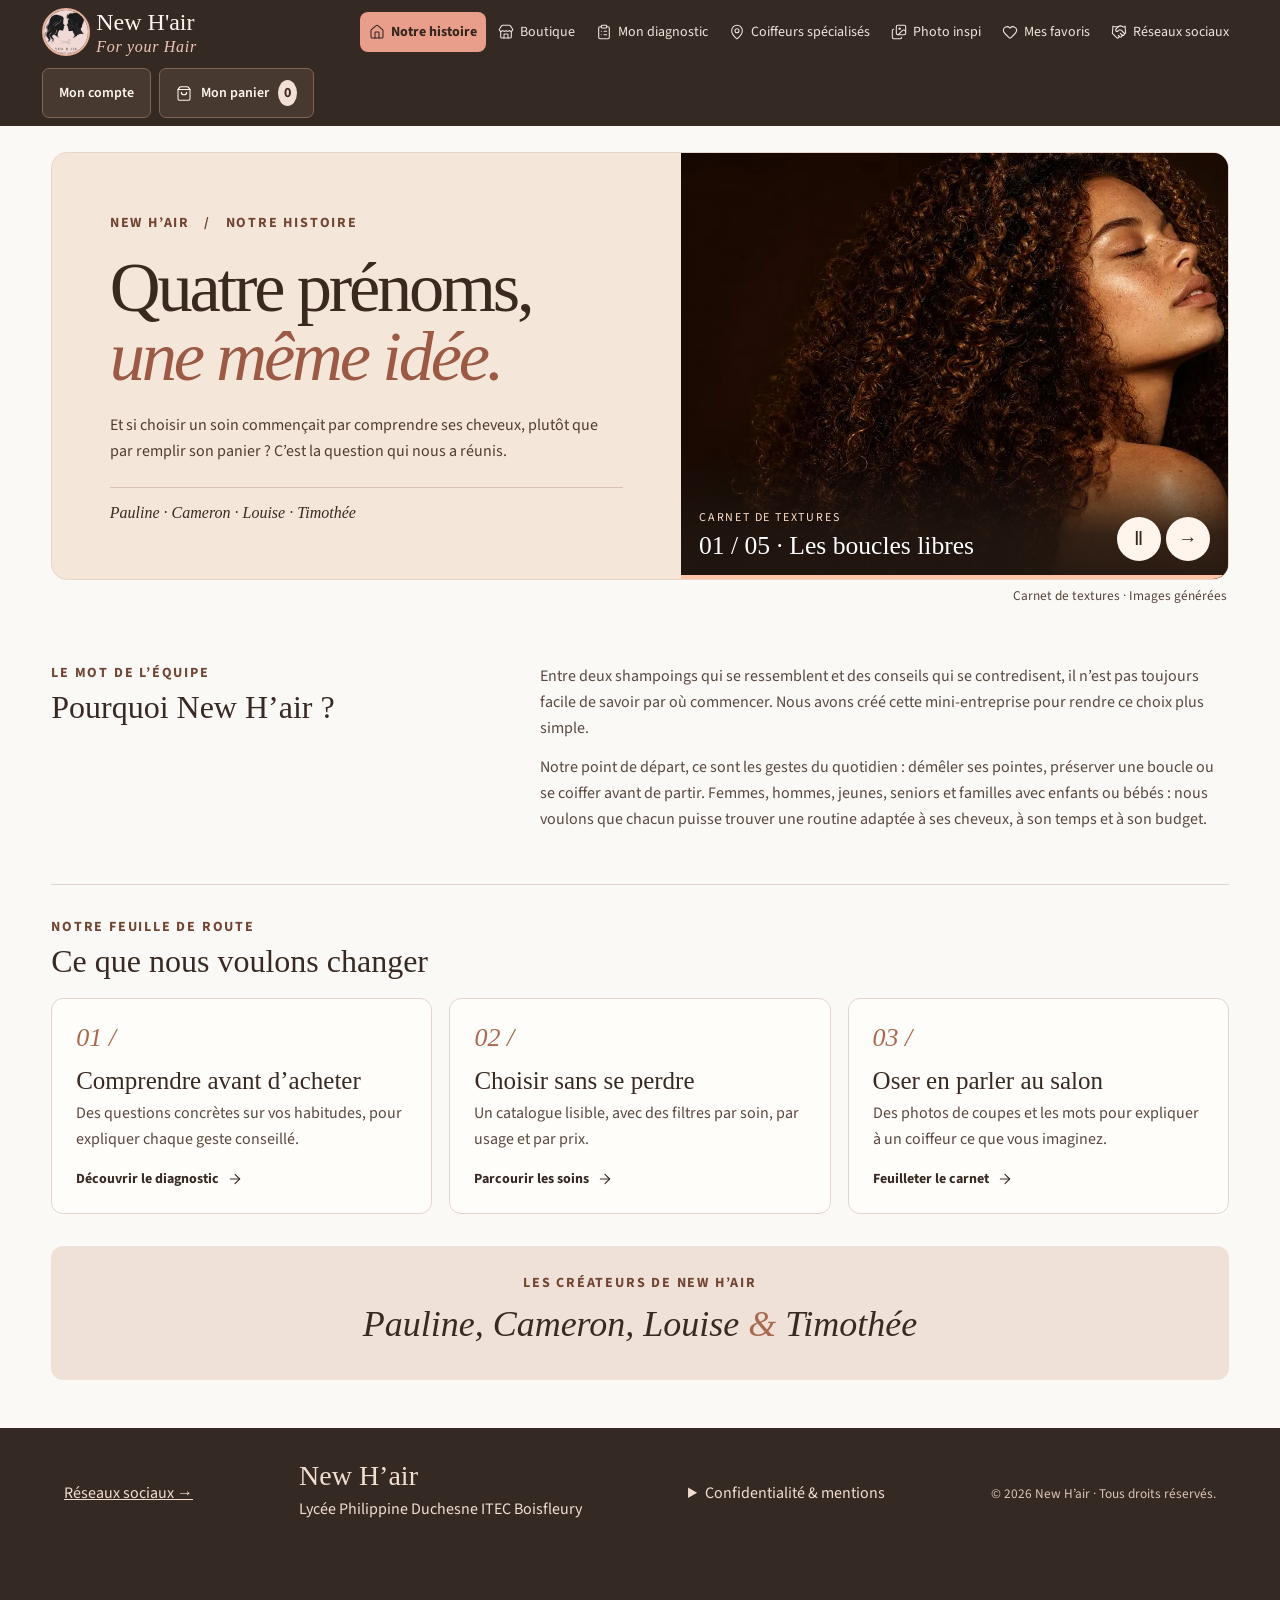
<file: index.html>
<!doctype html><html lang="fr"><meta charset="utf-8"><meta name="viewport" content="width=device-width,initial-scale=1,viewport-fit=cover"><title>New H’air — Diagnostic capillaire et carnet de soins</title><meta name="description" content="Découvrez New H’air : un diagnostic adapté à chaque âge, des inspirations coiffure et une collection de soins capillaires."><meta property="og:title" content="New H’air · For your Hair"><meta property="og:description" content="Comprendre ses cheveux, composer sa routine et préparer son prochain rendez-vous au salon."><meta property="og:type" content="website"><meta property="og:url" content="https://timtvnr.github.io/Projet-Mini-Entreprise-ETLV/"><meta property="og:image" content="https://timtvnr.github.io/Projet-Mini-Entreprise-ETLV/assets/hero.webp"><link rel="icon" href="assets/logo.webp" type="image/webp"><link rel="stylesheet" href="style.css?v=reseaux1"><body><noscript>Activez JavaScript pour consulter la boutique, le diagnostic et le carnet de soins New H’air.</noscript><aside><a class="brand" href="#accueil"><img src="assets/logo.webp" width="65" height="59" alt=""><div class="brand-name">New H'air<small>For your Hair</small></div></a><button id="mobileMenu" type="button" aria-expanded="false" aria-controls="nav"><i data-i="menu"></i> Menu</button><nav id="nav" aria-label="Navigation principale"></nav><div class="actions"><button class="cart" id="accountBtn" onclick="account()">Mon compte</button><button class="cart" onclick="bag()"><i data-i="shopping-bag"></i> Mon panier <b aria-live="polite" aria-atomic="true" id="count">0</b></button></div></aside><main><section id="content"></section></main><template id="social-page"><section class="community" aria-labelledby="community-title"><div><span class="eyebrow">LE CLUB NEW H’AIR</span><h2 id="community-title">Réseaux sociaux</h2><p>Retrouvez nos stories et nos inspirations sur Instagram, ou suivez les coulisses du projet sur Facebook.</p><a class="link" href="#accueil">Rencontrer l’équipe →</a></div><div class="community-links"><a href="club/instagram.html"><svg class="network-logo" aria-hidden="true" viewBox="0 0 40 40"><defs><linearGradient id="insta-brand" x2="1" y2="1" gradientUnits="objectBoundingBox"><stop stop-color="#743adc"/><stop offset=".48" stop-color="#da2384"/><stop offset="1" stop-color="#ffb149"/></linearGradient></defs><rect width="40" height="40" rx="11" fill="url(#insta-brand)"/><g fill="none" stroke="white" stroke-width="2.4"><rect x="8" y="8" width="24" height="24" rx="7"/><circle cx="20" cy="20" r="5.8"/></g><circle cx="27" cy="13" r="1.6" fill="white"/></svg><small>ALBUM PHOTO</small><strong>Instagram →</strong><span>@newhair.grenoble</span></a><a href="club/facebook.html"><svg class="network-logo" aria-hidden="true" viewBox="0 0 40 40"><rect width="40" height="40" rx="11" fill="#0866ff"/><path fill="white" d="M22.8 34V21.9h4.1l.7-4.8h-4.8v-3c0-1.4.4-2.4 2.5-2.4h2.6V7.4c-.5-.1-2-.3-3.8-.3-3.9 0-6.5 2.4-6.5 6.7v3.3h-4.3v4.8h4.3V34z"/></svg><small>JOURNAL</small><strong>Facebook →</strong><span>New H’air · Grenoble</span></a></div><section class="club-reading"><span class="eyebrow">À FEUILLETER</span><h3>Deux minutes dans le carnet</h3><div><a href="club/instagram.html#post-2"><b>Le court texturé</b><span>La bonne quantité de pâte, mèche par mèche →</span></a><a href="club/facebook.html#post-2"><b>Avant le rendez-vous</b><span>Comment demander une coupe qui reste facile à attacher →</span></a></div></section></section></template><footer class="legalfoot"><div><a href="#reseaux">Réseaux sociaux →</a></div><div><strong>New H’air</strong><p>Lycée Philippine Duchesne ITEC Boisfleury</p></div><details><summary>Confidentialité & mentions</summary><p>Éditeur : mini-entreprise pédagogique New H’air, projet ETLV de Pauline, Cameron, Louise et Timothée. Établissement : Lycée Philippine Duchesne ITEC Boisfleury. Contact projet : <a href="https://github.com/timtvnr/Projet-Mini-Entreprise-ETLV">dépôt public du projet</a>. Hébergement : GitHub Pages.</p><p>Les badges de popularité sont illustratifs, sans statistiques de vente. Logo fourni par l’équipe ; photographies de produits et de coiffures générées pour la démonstration. Carte : © contributeurs OpenStreetMap. La carte charge un service externe. Si vous autorisez « Me localiser », vos coordonnées sont utilisées dans son URL, sans enregistrement par le site. Les recherches de salons ouvrent Google Maps.</p><p> Boutique de démonstration, sans débit ni livraison. Le compte et la routine sont conservés dans votre navigateur.</p></details><small>© 2026 New H’air · Tous droits réservés.</small></footer><dialog id="modal" aria-labelledby="modalTitle"><button aria-label="Fermer" class="close" onclick="modal.close()">×</button><div id="inside"></div></dialog><script src="icons.js"></script><script src="app.js?v=reseaux1"></script><script src="salons.js"></script><script src="studio.js?v=social2"></script><script src="motion.js?v=social2"></script></body></html>
</file>
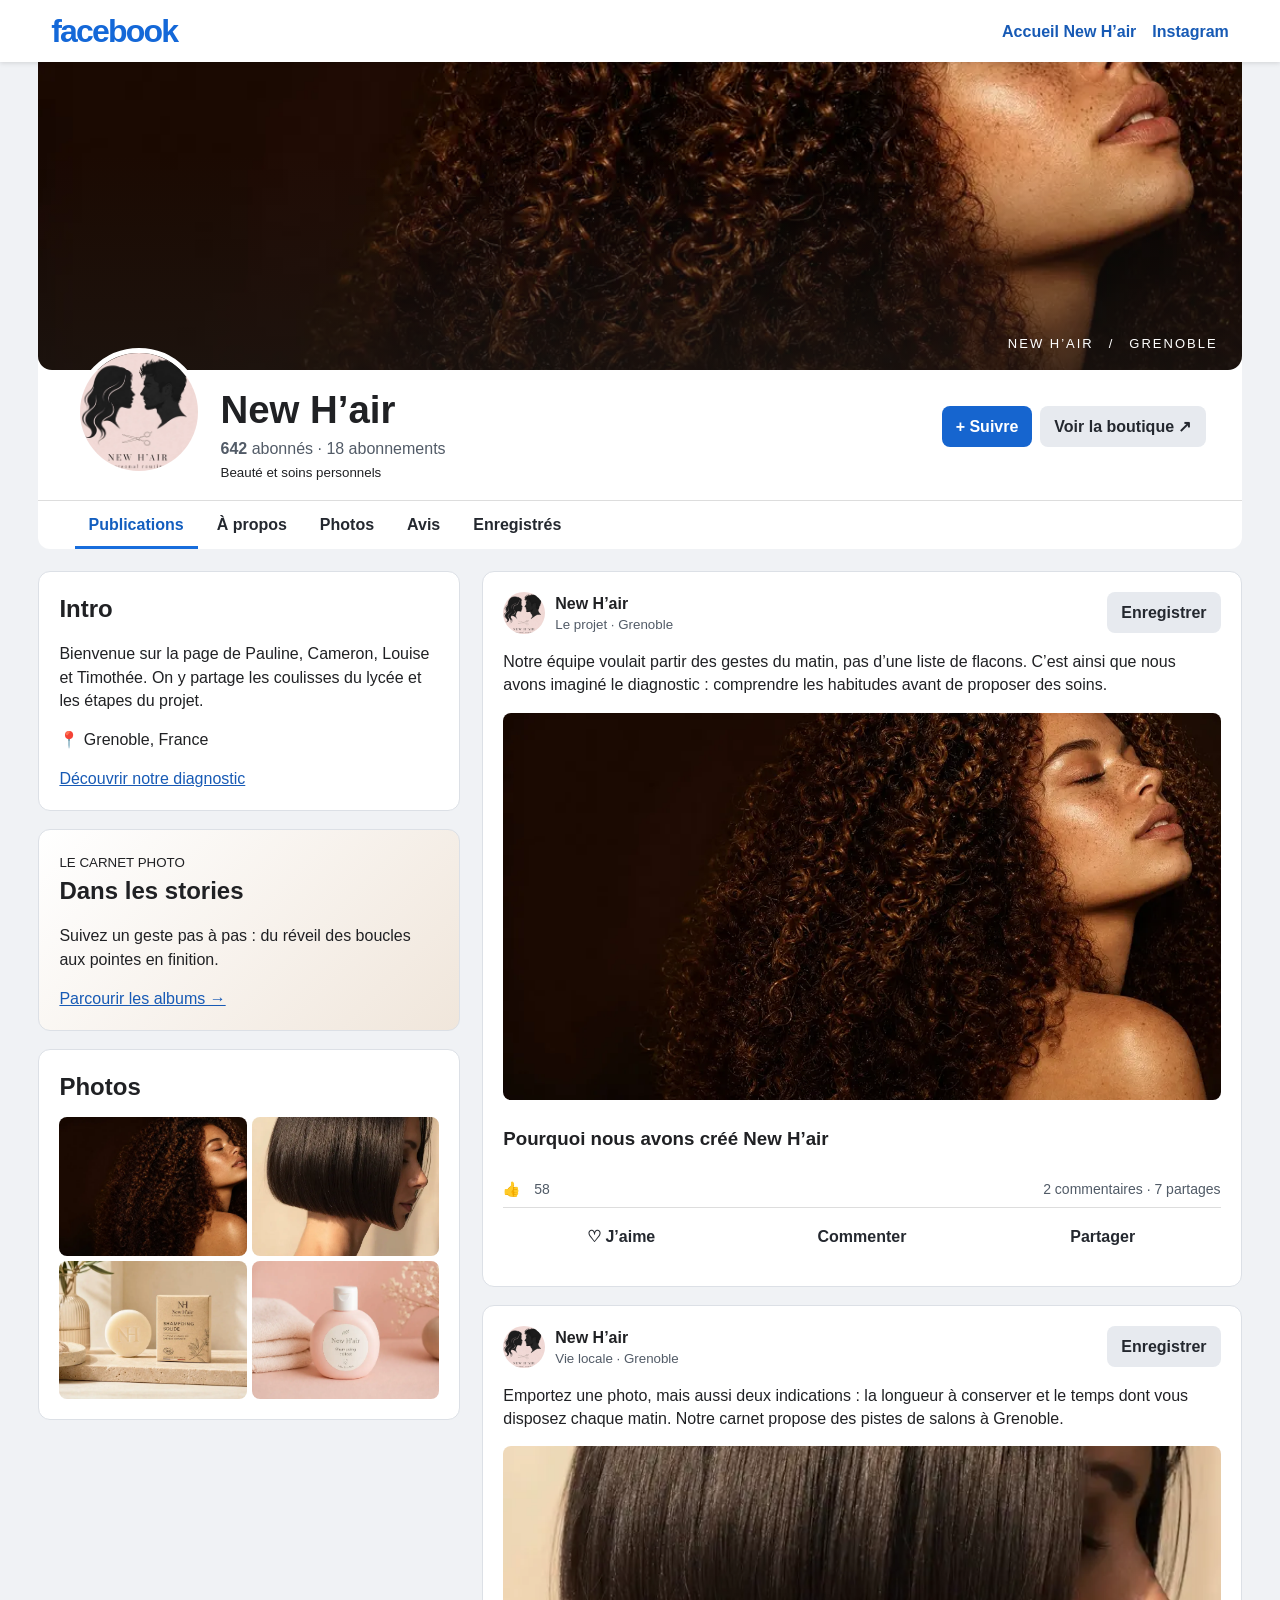
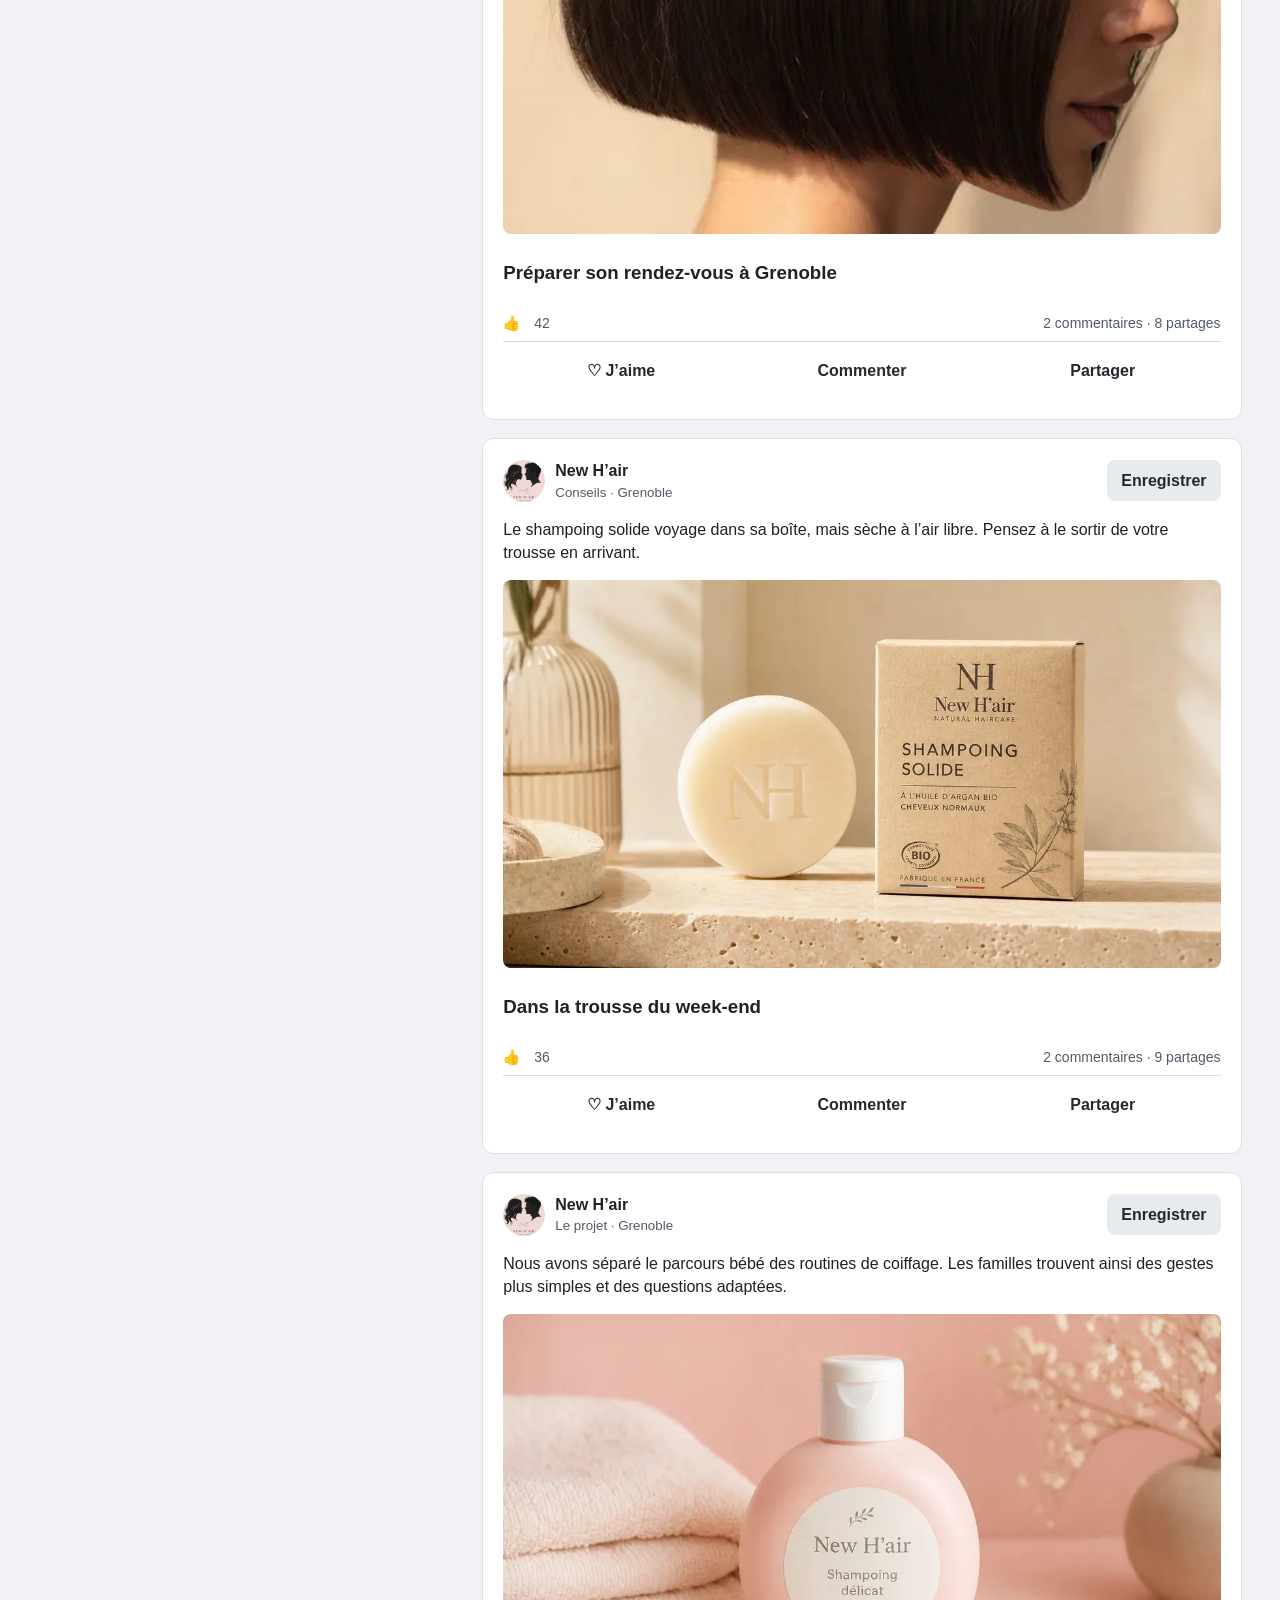
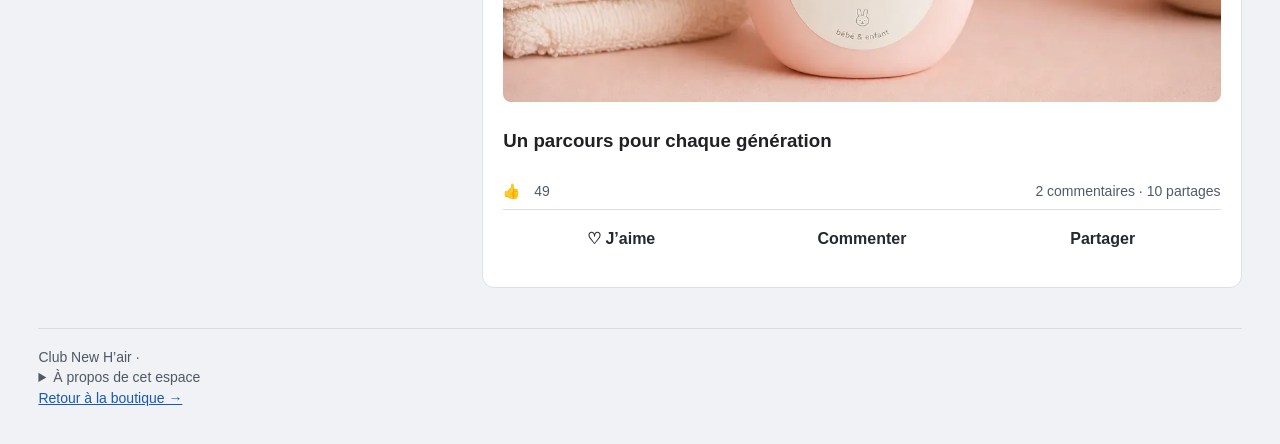
<file: club/facebook.html>
<!doctype html><html lang="fr"><head><meta charset="utf-8"><meta name="viewport" content="width=device-width,initial-scale=1"><meta name="robots" content="noindex"><title>New H’air · Carnet Facebook</title><link rel="icon" href="../assets/logo.webp"><link rel="stylesheet" href="facebook.css"></head><body data-network="facebook"><header><a href="../index.html">← New H’air</a><strong>Facebook</strong></header><main id="page"></main><footer>Club New H’air · <details><summary>À propos de cet espace</summary><p>Profil pédagogique indépendant. Les statistiques sont illustratives ; abonnements et commentaires restent sur cet appareil.</p></details> <a href="../index.html#boutique">Retour à la boutique →</a></footer><dialog id="post"><button id="close" aria-label="Fermer">×</button><div id="story"></div></dialog><noscript>Activez JavaScript pour parcourir le profil New H’air.</noscript><script src="content.js"></script><script src="facebook.js"></script></body></html>
</file>
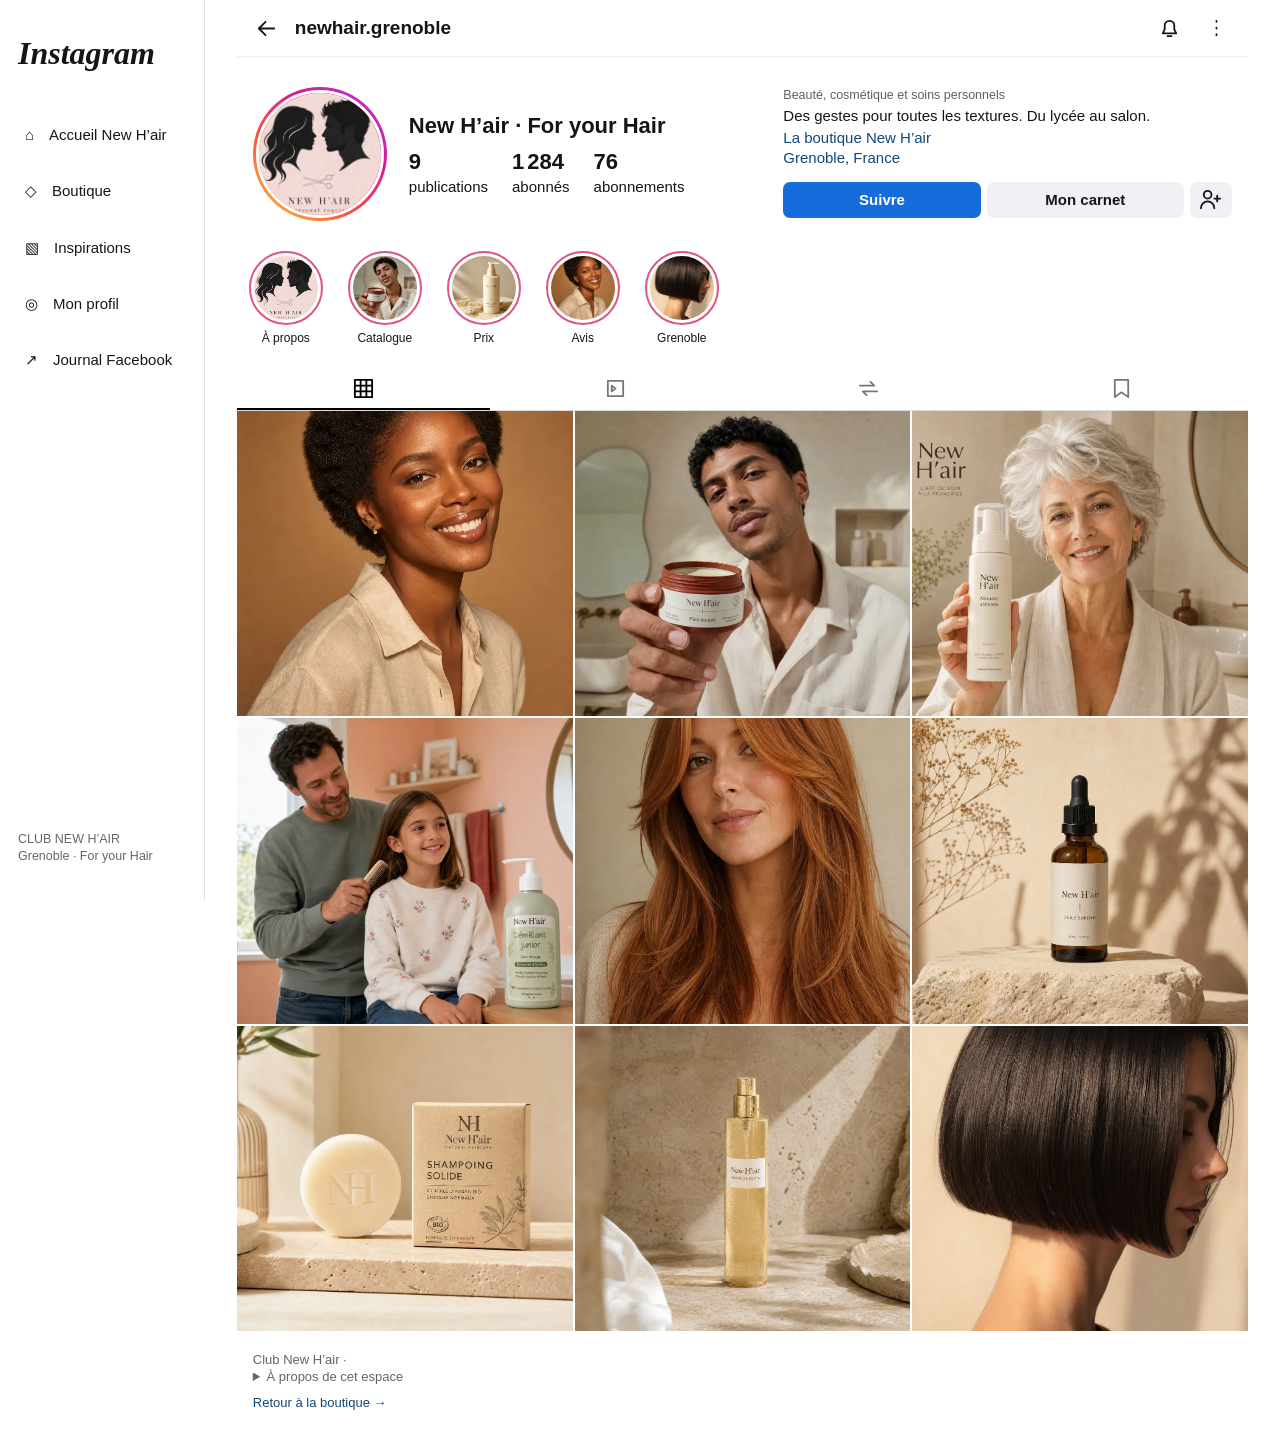
<file: club/instagram.html>
<!doctype html><html lang="fr"><head><meta charset="utf-8"><meta name="viewport" content="width=device-width,initial-scale=1"><meta name="robots" content="noindex"><title>New H’air · Carnet Instagram</title><link rel="icon" href="../assets/logo.webp"><link rel="stylesheet" href="insta.css?v=stories2"></head><body data-network="instagram"><header><a href="../index.html">← New H’air</a><strong>Instagram</strong></header><aside class="desktop-rail" aria-label="Navigation du club"><strong>Instagram</strong><a href="../index.html">⌂　Accueil New H’air</a><a href="../index.html#boutique">◇　Boutique</a><a href="../index.html#inspiration">▧　Inspirations</a><a href="#page">◎　Mon profil</a><a href="facebook.html">↗　Journal Facebook</a><small>CLUB NEW H’AIR<br>Grenoble · For your Hair</small></aside><main id="page"></main><footer>Club New H’air · <details><summary>À propos de cet espace</summary><p>Profil pédagogique indépendant. Les avis, profils de lecteurs et statistiques sont scénarisés pour ce projet ; abonnements et commentaires restent sur cet appareil.</p></details> <a href="../index.html#boutique">Retour à la boutique →</a></footer><dialog id="post"><div id="story"></div></dialog><noscript>Activez JavaScript pour parcourir le profil New H’air.</noscript><script src="content.js"></script><script src="insta.js?v=stories2"></script><script src="stories.js"></script></body></html>
</file>
<file: style.css>
* {
  box-sizing: border-box;
}
body {
  margin: 0;
  color: #382a22;
  background: #fbf9f6;
  font:
    14px Arial,
    sans-serif;
}
button,
a,
select {
  font: inherit;
  cursor: pointer;
}
button {
  color: inherit;
}
a {
  text-decoration: none;
  color: inherit;
}
aside {
  width: 222px;
  position: fixed;
  inset: 0 auto 0 0;
  background: #30251f;
  color: #eee5de;
  padding: 36px 16px;
  display: flex;
  flex-direction: column;
  z-index: 2;
}
.brand {
  display: flex;
  align-items: center;
  justify-content: center;
  margin: 0 0 53px;
  gap: 6px;
}
.brand svg {
  height: 57px;
  width: 45px;
  color: #e9a08e;
}
.brand span {
  font: bold 31px Georgia;
  letter-spacing: -1.7px;
}
.brand small {
  display: block;
  font: italic 14px Georgia;
  letter-spacing: 0.7px;
  color: #eeb7a5;
  margin: 3px 0 0 4px;
}
aside label,
.eyebrow {
  font-size: 14px;
  letter-spacing: 1.8px;
  font-weight: 700;
}
aside label {
  margin: 0 15px 15px;
  color: #b3a298;
}
nav a {
  display: flex;
  align-items: center;
  gap: 13px;
  padding: 14px;
  border-radius: 8px;
  margin-bottom: 4px;
  font-size: 14px;
}
nav a:hover {
  background: #46372e;
}
nav a.active {
  background: #e99e8b;
  color: #35251f;
  font-weight: bold;
}
i {
  display: inline-flex;
  vertical-align: middle;
}
i svg {
  width: 19px;
  height: 19px;
  stroke-width: 1.6;
}
.sidebottom {
  margin-top: auto;
  border-top: 1px solid #58473c;
  padding: 22px 9px 0;
  font-size: 14px;
  color: #d1c0b4;
}
.dot {
  display: inline-block;
  width: 7px;
  height: 7px;
  border-radius: 50%;
  background: #eaa28e;
  margin-right: 7px;
}
main {
  margin-left: 222px;
}
header {
  display: flex;
  align-items: center;
  justify-content: space-between;
  padding: 20px 3.3vw;
  border-bottom: 1px solid #e8e0d9;
  background: #fffdfb;
}
#crumb {
  font: bold 23px Georgia;
}
header small {
  display: block;
  color: #84796f;
  font-size: 14px;
  margin-top: 4px;
}
button {
  border: 0;
  border-radius: 7px;
  padding: 11px 16px;
  background: #eee5dd;
}
.cart {
  background: #fff;
  border: 1px solid #ded5cd;
  display: flex;
  align-items: center;
  gap: 9px;
  font-size: 14px;
  font-weight: 600;
}
.cart b {
  background: #f4dfd6;
  border-radius: 50%;
  padding: 3px 6px;
}
.cart i svg {
  width: 16px;
}
#content {
  padding: 26px 3.3vw 48px;
}
.hero {
  background:
    linear-gradient(90deg, #251710e8, transparent 78%),
    url("assets/hero.webp") center 45% / cover;
  border-radius: 15px;
  min-height: 330px;
  display: flex;
  align-items: center;
  padding: 34px 4%;
  color: #fffaf6;
}
.tag {
  font-size: 14px;
  letter-spacing: 1.6px;
  font-weight: bold;
  background: #ffffff19;
  border: 1px solid #ffffff45;
  padding: 6px 10px;
  border-radius: 30px;
  display: inline-flex;
  align-items: center;
  gap: 6px;
}
.tag i svg {
  width: 13px;
  height: 13px;
}
h1,
h2,
h3,
p {
  margin: 0;
}
h1 {
  font: normal clamp(43px, 4.2vw, 69px)/1.01 Georgia;
  margin: 15px 0;
}
h1 em {
  color: #f0b09b;
}
.hero p {
  font-size: 14px;
  line-height: 1.6;
  color: #eee4dc;
}
.cta {
  display: inline-flex;
  gap: 12px;
  align-items: center;
  background: #eca38f;
  color: #33231b;
  font-weight: bold;
  font-size: 14px;
  padding: 13px 17px;
  border-radius: 7px;
  margin-top: 20px;
}
.cta i svg,
.link i svg {
  width: 16px;
  height: 16px;
}
.promo {
  display: flex;
  align-items: center;
  gap: 19px;
  background: #f5e8df;
  border: 1px solid #e9d6c8;
  border-radius: 12px;
  padding: 20px 24px;
  margin: 18px 0 30px;
}
.promo .symbol {
  padding: 14px;
  background: #ecd4c4;
  color: #76503d;
  border-radius: 12px;
}
.symbol svg {
  width: 27px;
  height: 27px;
}
.eyebrow {
  color: #96644f;
  font-size: 14px;
}
.promo h3 {
  font: 23px Georgia;
  margin: 5px 0;
}
.promo p,
.muted {
  font-size: 14px;
  color: #766b62;
  line-height: 1.6;
}
.link {
  display: inline-flex;
  align-items: center;
  gap: 8px;
  margin-left: auto;
  font-weight: bold;
  font-size: 14px;
  white-space: nowrap;
}
.promo .link {
  background: #fffaf6;
  padding: 11px 14px;
  border: 1px solid #dfcdbf;
  border-radius: 7px;
}
.sectionhead {
  display: flex;
  align-items: center;
  margin-bottom: 16px;
}
h2 {
  font: 32px Georgia;
  margin: 6px 0;
}
.grid {
  display: grid;
  grid-template-columns: repeat(3, 1fr);
  gap: 17px;
}
.card {
  overflow: hidden;
  border-radius: 12px;
  border: 1px solid #e6ded6;
  background: #fff;
}
.photo {
  position: relative;
  cursor: pointer;
}
.photo img {
  display: block;
  width: 100%;
  height: clamp(145px, 14vw, 235px);
  object-fit: cover;
}
.badge,
.fav {
  position: absolute;
  top: 12px;
  background: #fff9f1;
  border-radius: 20px;
}
.badge {
  left: 12px;
  font-size: 14px;
  padding: 6px 10px;
}
.fav {
  right: 12px;
  padding: 7px;
  display: flex;
}
.fav svg {
  width: 15px;
  height: 15px;
}
.fav.on svg {
  fill: #df927f;
}
.info {
  padding: 16px;
}
.info h3 {
  font: 21px Georgia;
  margin: 6px 0;
}
.filters {
  display: flex;
  gap: 10px;
  flex-wrap: wrap;
  margin: 20px 0;
}
select,
input {
  padding: 10px;
  border: 1px solid #d9cabe;
  border-radius: 6px;
  background: white;
}
.panel,
dialog {
  padding: 28px;
  border: 1px solid #e4d8cd;
  border-radius: 14px;
  background: #fffcf8;
}
.panel {
  margin-top: 18px;
}
.panel p,
dialog p {
  line-height: 1.7;
  margin: 12px 0;
}
.close {
  float: right;
  background: transparent;
  font-size: 23px;
}
dialog {
  max-width: min(490px, 94vw);
  width: 490px;
  color: inherit;
}
dialog::backdrop {
  background: #251b1599;
}
.row {
  display: flex;
  align-items: center;
  justify-content: space-between;
  border-bottom: 1px solid #ddd1c6;
  padding: 12px 0;
}
iframe {
  width: 100%;
  height: 360px;
  border: 0;
}
.appbanner {
  margin-top: 24px;
}
.choice {
  margin: 5px;
}
.mobile {
  display: none;
}
@media (max-width: 950px) {
  aside {
    width: 185px;
    padding-inline: 10px;
  }
  main {
    margin-left: 185px;
  }
  .promo {
    padding: 15px;
    gap: 12px;
  }
  .promo .symbol {
    display: none;
  }
}
@media (max-width: 700px) {
  aside {
    position: static;
    width: auto;
    padding: 10px;
  }
  .brand {
    margin: 0 0 10px;
  }
  .brand svg {
    height: 37px;
  }
  .brand span {
    font-size: 23px;
  }
  .brand small {
    font-size: 14px;
  }
  aside label,
  .sidebottom {
    display: none;
  }
  nav {
    display: flex;
    overflow: auto;
  }
  nav a {
    white-space: nowrap;
    font-size: 14px;
    padding: 9px;
    gap: 5px;
    margin: 0;
  }
  main {
    margin: 0;
  }
  header {
    padding: 12px 4%;
  }
  #content {
    padding: 16px 4%;
  }
  .hero {
    min-height: 310px;
    background-position: 60% center;
  }
  .promo {
    flex-wrap: wrap;
  }
  .promo .link {
    margin: 0;
  }
  .grid {
    grid-template-columns: repeat(2, 1fr);
    gap: 10px;
  }
  .info {
    padding: 10px;
  }
  .sectionhead h2 {
    font-size: 26px;
  }
}

.brand {
  flex-direction: column;
  margin-bottom: 32px;
}
.brand img {
  width: 126px;
  height: auto;
  border-radius: 10px;
}
.brand small {
  margin: 4px 0 0;
}
@media (max-width: 700px) {
  .brand {
    flex-direction: row;
    margin-bottom: 8px;
    gap: 12px;
  }
  .brand img {
    width: 64px;
  }
}
/* Barre de navigation et carnet éditorial */
aside {
  position: static;
  width: 100%;
  flex-direction: row;
  align-items: center;
  padding: 8px 3.3vw;
  gap: 28px;
  background: #352923;
}
aside label,
.sidebottom {
  display: none;
}
.brand {
  margin: 0;
  flex-direction: row;
  flex-shrink: 0;
}
.brand img {
  width: 65px;
  border-radius: 5px;
}
.brand small {
  color: #f1c6b8;
  font: italic 16px Georgia;
}
nav {
  display: flex;
  align-items: center;
  flex-wrap: wrap;
  gap: 3px;
  margin-left: auto;
}
nav a {
  margin: 0;
  padding: 10px 9px;
  gap: 6px;
  font-size: 14px;
}
nav i svg {
  width: 16px;
  height: 16px;
}
main {
  margin: 0;
}
header,
#content {
  padding-inline: max(4vw, calc((100% - 1320px) / 2));
}
.hero {
  min-height: clamp(340px, 32vw, 480px);
  background-position: center 43%;
}
.hero p {
  font-size: 15px;
}
.editorial {
  margin-top: 36px;
}
.looks {
  display: grid;
  grid-template-columns: 1fr 1fr;
  gap: 18px;
}
.looks a {
  position: relative;
  overflow: hidden;
  border-radius: 12px;
  background: #382a22;
}
.looks img {
  width: 100%;
  height: 230px;
  object-fit: cover;
  display: block;
}
.looks span {
  position: absolute;
  bottom: 12px;
  left: 12px;
  background: #fffaf3;
  padding: 8px 12px;
  border-radius: 5px;
  font: 19px Georgia;
}
:focus-visible {
  outline: 3px solid #b56145;
  outline-offset: 2px;
}
@media (max-width: 1050px) {
  aside {
    flex-direction: column;
    gap: 8px;
  }
  nav {
    margin: auto;
    max-width: 100%;
    flex-wrap: nowrap;
    overflow: auto;
  }
}
@media (max-width: 700px) {
  nav {
    width: 100%;
  }
  .hero {
    background-position: 57% center;
  }
  .looks img {
    height: 160px;
  }
  .looks span {
    font-size: 14px;
  }
  .brand img {
    width: 50px;
  }
  .brand {
    margin: 0;
  }
  .looks {
    gap: 10px;
  }
}
.actions {
  display: flex;
  gap: 8px;
}
.cover {
  display: grid;
  grid-template-columns: minmax(0, 2.4fr) minmax(215px, 1fr);
  gap: 16px;
}
.cover .hero {
  min-height: 375px;
  padding-left: 6%;
}
.ritual {
  display: flex;
  flex-direction: column;
  background: #f0e5da;
  border-radius: 15px;
  overflow: hidden;
}
.ritualpic {
  flex: 1;
  min-height: 160px;
  background: url("assets/masque.webp") center 55% / cover;
  padding: 14px;
}
.ritualpic .tag {
  background: #fff8ef;
  color: #684934;
}
.ritualtext {
  padding: 18px 20px;
}
.ritual h3,
.steps h3 {
  font: 26px Georgia;
  margin: 7px 0;
}
.ritual p,
.steps p {
  line-height: 1.55;
  color: #6e5a4e;
  font-size: 14px;
}
.ritual .link {
  margin-top: 10px;
}
.promo {
  background: linear-gradient(110deg, #f4dbcf, #fbf0e7);
}
#quiz {
  display: grid;
  grid-template-columns: minmax(180px, 1fr) 2fr;
  padding: 0;
  overflow: hidden;
}
.quizside {
  background:
    linear-gradient(0deg, #231910bc, transparent),
    url("assets/tresses.webp") center/cover;
  color: white;
  padding: 22px;
  display: flex;
  align-items: flex-start;
  flex-direction: column;
  justify-content: space-between;
}
.quizside h3 {
  font: 38px/1.1 Georgia;
}
.quizside em {
  color: #ffd6c8;
}
.quizbody,
.results {
  padding: clamp(18px, 3vw, 45px);
}
progress {
  width: 100%;
  height: 6px;
  display: block;
  margin: 12px 0 24px;
  accent-color: #a9634c;
}
.choices,
.steps {
  display: grid;
  grid-template-columns: 1fr 1fr;
  gap: 10px;
}
.option {
  display: flex;
  align-items: center;
  text-align: left;
  gap: 10px;
  background: #f8f0e9;
  border: 1px solid #dfcbbd;
  min-height: 54px;
}
.option:hover,
.option.picked {
  background: #f1d7c7;
}
.option b {
  font: italic 18px Georgia;
  color: #99664e;
}
.option span {
  margin-left: auto;
}
.back {
  margin-top: 20px;
  background: none;
  padding-left: 0;
}
.results {
  grid-column: 1/-1;
}
.steps article {
  background: #f4eae1;
  border-radius: 10px;
  padding: 18px;
}
.steps {
  margin: 18px 0 28px;
}
.sub {
  display: block;
  margin-top: 4px;
  color: #76665c;
}
.testcard {
  padding: 22px;
  background: #48352c;
  color: #faece0;
  border-radius: 12px;
  letter-spacing: 1.8px;
  font-size: 14px;
}
.testcard strong {
  display: block;
  margin-top: 22px;
  font-size: 18px;
}
#profileForm input {
  display: block;
  width: 100%;
  margin-top: 6px;
}
.actions button {
  max-width: 160px;
  overflow: hidden;
}
@media (max-width: 820px) {
  .cover {
    grid-template-columns: 1fr;
  }
  .ritual {
    display: grid;
    grid-template-columns: 33% 1fr;
  }
  .ritualpic {
    min-height: 130px;
  }
  .ritualpic .tag {
    display: none;
  }
  .quizbody {
    padding: 20px;
  }
}
@media (max-width: 600px) {
  .actions {
    gap: 4px;
  }
  .actions button {
    font-size: 14px;
    padding: 9px;
  }
  .cover .hero {
    min-height: 310px;
  }
  .choices,
  .steps,
  #quiz {
    grid-template-columns: 1fr;
  }
  .quizside {
    min-height: 100px;
    background-position: center 40%;
  }
  .quizside h3 {
    display: none;
  }
  .ritual h3 {
    font-size: 22px;
  }
  .ritualtext {
    padding: 14px;
  }
  header small {
    max-width: 135px;
  }
}

/* Motion is opt-in: reduced-motion and older browsers keep instant interactions. */
@media (prefers-reduced-motion: no-preference) {
  :root {
    --ease-out: cubic-bezier(0.2, 0.7, 0.25, 1);
  }
  @keyframes nh-enter {
    from {
      opacity: 0;
      transform: translateY(7px);
    }
    to {
      opacity: 1;
      transform: translateY(0);
    }
  }
  @keyframes nh-step {
    from {
      opacity: 0;
      transform: translateX(8px);
    }
    to {
      opacity: 1;
      transform: translateX(0);
    }
  }
  @keyframes nh-heart {
    45% {
      transform: scale(1.22);
    }
  }
  #content > :first-child,
  .cover + .promo,
  .results {
    animation: nh-enter 300ms var(--ease-out) backwards;
  }
  .cover + .promo {
    animation-delay: 45ms;
  }
  .grid > .card {
    animation: nh-enter 260ms var(--ease-out) backwards;
  }
  .grid > .card:nth-child(3n + 2) {
    animation-delay: 35ms;
  }
  .grid > .card:nth-child(3n) {
    animation-delay: 70ms;
  }
  .quizbody,
  #inside > h2 {
    animation: nh-step 220ms var(--ease-out);
  }
  button,
  .cta,
  nav a,
  .card,
  .looks a {
    transition:
      transform 180ms var(--ease-out),
      background-color 180ms ease,
      box-shadow 180ms ease,
      border-color 180ms ease;
  }
  .photo img,
  .looks img {
    transition: transform 360ms var(--ease-out);
  }
  .photo {
    overflow: hidden;
  }
  .link i {
    transition: transform 180ms var(--ease-out);
  }
  button:active,
  .cta:active {
    transform: scale(0.98);
  }
  .fav.on i {
    animation: nh-heart 240ms var(--ease-out);
  }
  @media (hover: hover) and (pointer: fine) {
    .card:hover,
    .looks a:hover {
      transform: translateY(-3px);
      box-shadow: 0 8px 20px #442a1912;
    }
    .photo:hover img,
    .looks a:hover img {
      transform: scale(1.025);
    }
    .link:hover i {
      transform: translateX(3px);
    }
    .cta:hover,
    .cart:hover {
      box-shadow: 0 3px 10px #5237231f;
    }
  }
  /* Native dialog retains its normal focus and Escape handling. */
  @supports (transition-behavior: allow-discrete) {
    dialog {
      opacity: 0;
      transform: translateY(6px) scale(0.99);
      transition:
        opacity 170ms ease,
        transform 190ms var(--ease-out),
        overlay 190ms allow-discrete,
        display 190ms allow-discrete;
    }
    dialog[open] {
      opacity: 1;
      transform: none;
    }
    dialog::backdrop {
      opacity: 0;
      transition:
        opacity 170ms ease,
        overlay 190ms allow-discrete,
        display 190ms allow-discrete;
    }
    dialog[open]::backdrop {
      opacity: 1;
    }
    @starting-style {
      dialog[open] {
        opacity: 0;
        transform: translateY(6px) scale(0.99);
      }
      dialog[open]::backdrop {
        opacity: 0;
      }
    }
  }
}
/* Consultation: one counter, generous targets and stable controls. */
#quiz {
  grid-template-columns: minmax(220px, 0.9fr) minmax(0, 1.7fr);
}
.quizside {
  padding: clamp(20px, 3vw, 42px);
  background-image:
    linear-gradient(0deg, #281910ee, #28191035), url("assets/tresses.webp");
  min-height: 570px;
}
.quizside h3 {
  display: block;
  font-size: clamp(38px, 4vw, 65px);
  margin: 12px 0;
}
.quizside p {
  color: #fff4ec;
  font-size: 16px;
}
.quizside ul {
  list-style: none;
  padding: 0;
  margin: 0;
  color: #eddccf;
}
.quizside li {
  padding: 6px 0;
}
.quizside li.current {
  font-weight: bold;
  color: white;
  text-decoration: underline;
  text-underline-offset: 4px;
}
.quizbody {
  align-self: center;
  padding: clamp(20px, 4vw, 65px);
}
.quizmeta,
.quizcontrols {
  display: flex;
  justify-content: space-between;
  align-items: center;
  gap: 12px;
}
.quizmeta strong {
  font-size: 14px;
  font-variant-numeric: tabular-nums;
}
.quizbody fieldset {
  border: 0;
  padding: 0;
  margin: 0;
  min-width: 0;
}
.quizbody legend {
  font: clamp(28px, 3vw, 48px)/1.08 Georgia;
  color: #39291f;
}
.quizbody p {
  font-size: 16px;
  line-height: 1.55;
  color: #766354;
}
.quizbody .choices {
  grid-template-columns: 1fr;
  gap: 9px;
}
.quizbody .option {
  font-size: 17px;
  border-radius: 9px;
  padding: 12px 16px;
  cursor: pointer;
}
.quizbody .option span {
  margin: 0;
}
.option input {
  accent-color: #995d43;
  width: 18px;
  height: 18px;
}
.option:has(input:checked) {
  background: #f1d9ca;
  border-color: #a97051;
}
.quizcontrols {
  margin: 24px 0 12px;
}
.quizcontrols button {
  margin: 0;
  font-size: 15px;
}
.quizcontrols button:disabled {
  opacity: 0.4;
  cursor: default;
}
.quizbody small {
  color: #77685e;
}
.guideintro {
  max-width: 800px;
  font-size: 16px;
  line-height: 1.6;
  margin: 15px 0 24px;
}
.stylegrid p,
.stylegrid details {
  line-height: 1.55;
  margin: 9px 0;
}
.stylegrid summary {
  cursor: pointer;
  color: #845139;
}
.stylegrid .photo img {
  height: clamp(190px, 20vw, 310px);
  object-position: center 35%;
}
.salonnote {
  padding: 24px;
  background: #f4e4d8;
  border-radius: 12px;
  margin: 24px 0;
}
.salonnote h3 {
  font: 28px Georgia;
  margin-top: 8px;
}
@media (max-width: 700px) {
  #quiz {
    grid-template-columns: minmax(0, 1fr);
  }
  .quizside {
    min-height: 0;
    padding: 16px 20px;
    background-position: center 40%;
  }
  .quizside > div,
  .quizside ul {
    display: none;
  }
  .quizbody {
    padding: 22px 16px;
  }
  .quizmeta {
    gap: 6px;
  }
  .quizbody .option {
    font-size: 16px;
  }
  .stylegrid {
    grid-template-columns: 1fr;
  }
}
.legalfoot {
  display: flex;
  align-items: center;
  justify-content: space-between;
  flex-wrap: wrap;
  gap: 24px;
  padding: 32px 5% 86px;
  background: #352923;
  color: #f2ded1;
}
.legalfoot strong {
  font: 28px Georgia;
}
.legalfoot p {
  line-height: 1.55;
  max-width: 480px;
  margin: 5px 0;
}
.legalfoot summary {
  cursor: pointer;
}
.legalfoot small {
  color: #dac5b7;
}
#chatTrigger {
  position: fixed;
  right: 18px;
  bottom: 16px;
  z-index: 4;
  background: #704537;
  color: #fff2e8;
  border-radius: 30px;
  box-shadow: 0 4px 18px #39211a44;
  padding: 14px 20px;
  font-weight: bold;
}
#chatbox:not([hidden]) {
  display: flex;
  flex-direction: column;
}
#chatbox {
  position: fixed;
  z-index: 5;
  right: 16px;
  bottom: 72px;
  width: min(380px, calc(100% - 32px));
  max-height: min(520px, 72dvh);
  background: #fffbf6;
  border: 1px solid #dfcbb9;
  border-radius: 16px;
  box-shadow: 0 12px 50px #38261940;
  overflow: hidden;
}
.chathead,
#askChat,
.prompts {
  display: flex;
  align-items: center;
  gap: 8px;
  padding: 12px 16px;
}
.chathead {
  background: #f2e3d7;
  justify-content: space-between;
}
.chathead h3 {
  font: 23px Georgia;
  margin-top: 4px;
}
#chatlog {
  padding: 12px;
  overflow: auto;
  min-height: 0;
}
.bubble {
  padding: 11px 13px;
  border-radius: 12px;
  background: #f1e8df;
  line-height: 1.55;
  margin-bottom: 8px;
  max-width: 93%;
  overflow-wrap: anywhere;
}
.bubble.client {
  margin-left: auto;
  background: #f5cebd;
}
.bubble a {
  display: block;
  text-decoration: underline;
  margin-top: 5px;
}
.prompts {
  flex-wrap: wrap;
  padding-block: 5px;
}
.prompts button {
  font-size: 14px;
  padding: 7px;
}
.chathead button {
  font-size: 22px;
}
#askChat input {
  flex: 1;
  min-width: 0;
}
#askChat button {
  background: #885844;
  color: white;
}
@media (prefers-reduced-motion: no-preference) {
  #chatbox:not([hidden]),
  .bubble {
    animation: nh-enter 0.3s ease-out;
  }
  .quizbody {
    animation-duration: 0.36s;
  }
}
.origin-cover {
  display: grid;
  grid-template-columns: 1.15fr 1fr;
  overflow: hidden;
  border: 1px solid #e7d6c9;
  border-radius: 16px;
  background: #f4e7da;
}
.origin-copy {
  align-self: center;
  padding: clamp(24px, 4.5vw, 72px);
}
.origin-copy h1 {
  font: normal clamp(44px, 5.5vw, 84px)/0.99 Georgia;
  color: #39291f;
  letter-spacing: -0.045em;
  margin: 20px 0;
}
.origin-copy h1 em {
  color: #9c5944;
}
.origin-copy p,
.letter p,
.intentions p {
  font-size: 16px;
  line-height: 1.65;
  color: #59483e;
}
.byline {
  border-top: 1px solid #d7c2b3;
  padding-top: 16px;
  margin-top: 22px;
  font: italic 16px Georgia;
}
.origin-image {
  min-height: 300px;
  position: relative;
  background: url("assets/hero.webp") 77% center/cover;
}
.origin-image span {
  position: absolute;
  bottom: 18px;
  right: 18px;
  font-size: 14px;
  letter-spacing: 2px;
  color: white;
}
.letter {
  display: grid;
  grid-template-columns: 1fr 1.6fr;
  gap: 5%;
  padding: clamp(30px, 4vw, 56px) 0;
  border-bottom: 1px solid #dfd4cb;
}
.letter p + p {
  margin-top: 12px;
}
.intentions {
  padding: 32px 0;
}
.intentions .grid {
  margin-top: 18px;
}
.intentions article {
  display: flex;
  flex-direction: column;
  padding: 24px;
  border: 1px solid #e3d5ca;
  border-radius: 12px;
  background: #fffdf9;
}
.folio {
  color: #a8694f;
  font: italic 26px Georgia;
}
.intentions h3 {
  font: 25px Georgia;
  margin: 14px 0 5px;
}
.intentions .link {
  margin: 16px 0 0;
}
.team-sign {
  text-align: center;
  background: #efe1d7;
  padding: 25px;
  border-radius: 12px;
}
.team-sign p {
  font: italic clamp(23px, 3vw, 36px) Georgia;
  margin: 10px 0;
}
.team-sign em {
  color: #a8694f;
}
@media (max-width: 700px) {
  .origin-cover,
  .letter,
  .intentions .grid {
    grid-template-columns: 1fr;
  }
  .origin-image {
    min-height: 175px;
    background-position: 70% 44%;
  }
  .letter {
    gap: 14px;
  }
  .origin-copy {
    padding: 24px;
  }
}

/* Release the modal hit area immediately on close, including its backdrop. */
dialog:not([open]),
dialog:not([open])::backdrop {
  display: none;
  transition: none;
  pointer-events: none;
}

.close {
  position: relative;
  z-index: 1;
}
#mobileMenu {
  display: none;
}
@media (max-width: 700px), (pointer: coarse) and (max-width: 950px) {
  body {
    padding-inline: env(safe-area-inset-left) env(safe-area-inset-right);
    -webkit-text-size-adjust: 100%;
  }
  aside {
    display: flex;
    flex-flow: row wrap;
    justify-content: space-between;
    gap: 4px;
    padding: calc(8px + env(safe-area-inset-top)) 16px 8px;
  }
  .brand {
    margin: 0;
  }
  .brand img {
    width: 45px;
  }
  #mobileMenu {
    display: inline-flex;
    align-items: center;
    gap: 8px;
    min-height: 44px;
    background: #504035;
    color: #fff6ec;
    padding: 10px 14px;
  }
  #mobileMenu[aria-expanded="false"] + nav {
    display: none;
  }
  #mobileMenu[aria-expanded="true"] + nav {
    display: grid;
    grid-template-columns: repeat(2, minmax(0, 1fr));
    width: 100%;
    gap: 4px;
    margin: 6px 0 0;
    overflow: visible;
  }
  nav a {
    min-height: 46px;
    white-space: normal;
    font-size: 14px;
    line-height: 1.2;
  }
  header {
    flex-wrap: wrap;
    gap: 8px;
  }
  .actions {
    flex-wrap: wrap;
  }
  .actions button {
    min-height: 44px;
  }
  button,
  select,
  summary,
  .cta {
    touch-action: manipulation;
  }
  .filters select,
  input:not([type="radio"]) {
    font-size: 16px;
    max-width: 100%;
    min-height: 44px;
  }
  .fav,
  .close,
  #closeChat {
    min-height: 44px;
    min-width: 44px;
    align-items: center;
    justify-content: center;
  }
  dialog {
    max-height: calc(var(--visible-height, 100dvh) - 30px);
    overflow-y: auto;
    overscroll-behavior: contain;
  }
  #chatTrigger {
    bottom: calc(12px + env(safe-area-inset-bottom));
    right: calc(12px + env(safe-area-inset-right));
  }
  #chatbox {
    bottom: calc(8px + env(safe-area-inset-bottom) + var(--keyboard-gap, 0px));
    right: calc(8px + env(safe-area-inset-right));
    width: min(
      410px,
      calc(100% - 16px - env(safe-area-inset-right) - env(safe-area-inset-left))
    );
    max-height: min(
      540px,
      calc(var(--visible-height, 100dvh) - 18px - env(safe-area-inset-bottom))
    );
  }
  #chatlog {
    overscroll-behavior: contain;
  }
  #askChat button {
    min-width: 44px;
    min-height: 44px;
  }
  .legalfoot {
    padding-bottom: calc(90px + env(safe-area-inset-bottom));
  }
}
@media (max-width: 380px) {
  .results .grid {
    grid-template-columns: 1fr;
  }
  .quizcontrols {
    flex-wrap: wrap;
  }
  .filters select {
    width: 100%;
  }
  .quizbody,
  .results {
    min-width: 0;
  }
  .row {
    gap: 6px;
    flex-wrap: wrap;
  }
}
@font-face {
  font-family: Source Sans;
  src: url("assets/source-sans.woff2") format("woff2");
  font-weight: 200 900;
  font-display: swap;
}
body,
input,
select,
button {
  font-family: "Source Sans", sans-serif;
}
body {
  font-size: 16px;
}
.eyebrow {
  color: #724432;
}
.quizside .tag {
  background: #372820;
  color: #fff;
}
.origin-image {
  background-image:
    linear-gradient(
      to top,
      rgba(0, 0, 0, 0.82) 0%,
      rgba(0, 0, 0, 0.68) 15%,
      transparent 50%
    ),
    url("assets/hero.webp");
}
.origin-image span {
  color: white;
  bottom: 10px;
}
.detailphoto {
  width: 100%;
  height: 180px;
  object-fit: cover;
  border-radius: 10px;
}
.brand img {
  height: auto;
}
.muted,
.quizbody small {
  color: #66564a;
}
.legalfoot a {
  text-decoration: underline;
}
:focus-visible {
  outline: 3px solid #864c33;
  outline-offset: 3px;
}
aside :focus-visible,
.legalfoot :focus-visible {
  outline-color: #ffd1b5;
}
@media (max-width: 700px), (pointer: coarse) and (max-width: 950px) {
  #content {
    padding-bottom: calc(82px + env(safe-area-inset-bottom));
  }
  #chatTrigger.compact {
    height: 48px;
    width: 48px;
    font-size: 22px;
    padding: 0;
    border-radius: 50%;
  }
  #chatTrigger.compact span {
    display: none;
  }
}
.origin-image span {
  background: linear-gradient(90deg, #251710e8, #251710dc);
  border-radius: 4px;
  padding: 4px 8px;
}
.quizside {
  background-image:
    linear-gradient(0deg, #201710e8, #201710a8), url("assets/tresses.webp");
}
.quizbody small,
.sub {
  font-size: 14px;
}
.legalfoot a:focus-visible {
  outline-color: white;
}
/* Editorial rhythm: an opening sequence, then short, gesture-driven transitions. */
@media (prefers-reduced-motion: no-preference) {
  @keyframes nh-rise { from {opacity:.12; transform:translateY(17px)} to {opacity:1;transform:none} }
  @keyframes nh-photo-settle { from {transform:scale(1.075)} to {transform:scale(1)} }
  @keyframes nh-unfold {from{opacity:.25;transform:translateY(-8px) scaleY(.97)}to{opacity:1;transform:none}}
  @keyframes nh-question {from{opacity:.25;transform:translateX(var(--arrival,18px))}to{opacity:1;transform:none}}
  .origin-cover{isolation:isolate}.origin-copy>*{animation:nh-rise 660ms cubic-bezier(.16,1,.3,1) backwards}.origin-copy .eyebrow{display:inline-block}.origin-copy h1{animation-delay:65ms}.origin-copy p{animation-delay:125ms}.origin-copy .byline{animation-delay:195ms}
  .origin-image{overflow:hidden;isolation:isolate}.origin-image::before{content:'';position:absolute;inset:0;z-index:-1;background:inherit;animation:nh-photo-settle 1.35s cubic-bezier(.2,.8,.2,1) backwards}
  .origin-image span{animation:nh-rise 600ms 230ms backwards}.scroll-reveals .grid>.card{animation:none}
  #quiz[data-direction=back]{--arrival:-18px}.quizbody{animation:nh-question 340ms var(--ease-out)}.option{transition:border-color .18s,background-color .18s,box-shadow .18s}.option:has(input:checked){box-shadow:inset 3px 0 #996247}
  details[open]>p{animation:nh-rise 260ms var(--ease-out)} #count{display:inline-block}
  #chatbox:not([hidden]){transform-origin:bottom right;animation:nh-unfold 280ms var(--ease-out)}.bubble.client{--arrival:12px;animation:nh-question 220ms var(--ease-out)}.bubble.guide{--arrival:-12px;animation:nh-question 280ms var(--ease-out)}
  @media (max-width:700px),(pointer:coarse) and (max-width:950px){
    #mobileMenu[aria-expanded=true]+nav{transform-origin:top;animation:nh-unfold 250ms var(--ease-out)}
    #mobileMenu i{transition:transform 250ms var(--ease-out)}#mobileMenu[aria-expanded=true] i{transform:rotate(90deg)}
    #chatTrigger{width:158px;height:48px;white-space:nowrap;overflow:hidden;transition:width 300ms var(--ease-out),padding 300ms var(--ease-out),box-shadow .2s}
  }
}
#crumb{display:inline-block}
.portrait{position:relative;isolation:isolate;min-height:320px;overflow:hidden;background:#483326;color:white}.portrait-images,.portrait-images img{position:absolute;inset:0;width:100%;height:100%}.portrait-images img{object-fit:cover;object-position:center 34%;opacity:0}.portrait-images img:first-child{object-position:76% center}.portrait-images img.shown{opacity:1}.portrait-bar{position:absolute;inset:auto 0 0;display:flex;justify-content:space-between;align-items:flex-end;gap:8px;padding:58px 18px 18px;background:linear-gradient(transparent,#211610df 65%,#211610f2)}.portrait-bar small,.portrait-bar strong{display:block}.portrait-bar small{font-size:12px;letter-spacing:1.8px;color:#ffdfcb}.portrait-bar strong{font:clamp(17px,2vw,28px) Georgia;margin-top:5px}.portrait-controls{display:flex;gap:5px}.portrait-controls button{width:44px;height:44px;border-radius:50%;background:#fff5ec;color:#39281f;font-size:19px;padding:0}.portrait-controls button:focus-visible{outline-color:white}
@media(max-width:700px){.portrait{min-height:230px}}
@media(prefers-reduced-motion:no-preference){.portrait-images img{transform:scale(1.09) translateX(-1%);transition:opacity 950ms ease-in-out,transform 4.1s cubic-bezier(.18,.65,.35,1)}.portrait-images img.shown{transform:scale(1) translateX(0)}.portrait-controls button:active{transform:scale(.9)}}
.tap-wave{position:fixed;display:block;width:30px;height:30px;border:2px solid #a45034;border-radius:50%;background:#eda38355;box-shadow:0 0 0 2px #fff9;z-index:100;pointer-events:none}
.portrait::after{content:'';position:absolute;bottom:0;left:0;width:100%;height:4px;background:#ffc4a5;transform-origin:left;transform:scaleX(0);pointer-events:none}
@media(prefers-reduced-motion:no-preference){.portrait.cycling::after{animation:portrait-time 3.2s linear forwards}@keyframes portrait-time{to{transform:scaleX(1)}}}
/* One masthead for navigation and client actions. */
aside{gap:12px;flex-flow:row wrap}.brand-name{font:24px Georgia;color:#fff7ef}.brand-name small{display:block;margin:2px 0 0}.brand img{width:48px;height:48px;border-radius:50%;background:#f4dcd4;border:2px solid #e7b39e;object-fit:cover}.actions .cart{background:#483930;color:#fff8f1;border-color:#806557}.actions .cart b{color:#39291f}.add-care{display:block;margin-top:12px;background:#f2d6c8;color:#462d20}.empty{grid-column:1/-1}#resultCount,.imagecredit{color:#574338}.imagecredit{display:block;margin:6px 2px;text-align:right}.origin-copy p{color:#503b31}.quizcontrols .back,.quizcontrols .back:disabled{background:#f5e6da;color:#503b31;opacity:1;padding:10px 16px}.quizcontrols .back:disabled{border:1px dashed #846654}.quizbody progress{appearance:none;width:100%;height:8px;border:0;border-radius:6px;overflow:hidden;color:#704432;background:#ead9ca}.quizbody progress::-webkit-progress-bar{background:#ead9ca}.quizbody progress::-webkit-progress-value{background:#704432}.quizbody progress::-moz-progress-bar{background:#704432}.kit-uses{padding-left:20px;line-height:1.65}
@media(max-width:1050px){aside .actions{margin-left:auto}aside nav{order:3}}
@media(max-width:700px),(pointer:coarse) and (max-width:950px){aside{display:grid;grid-template-columns:1fr auto}aside .actions,aside nav{grid-column:1/-1}aside .actions{margin:0;display:flex;justify-content:flex-end}.brand-name{font-size:21px}}
@media(min-width:850px){#quiz .quizside{min-height:0;padding:20px}.quizside h3{font-size:40px}.quizbody{padding:20px 28px}.quizbody .choices{grid-template-columns:1fr 1fr}.quizbody legend{font-size:clamp(24px,2vw,34px)}.quizbody .option{padding:8px 12px}.quizcontrols{margin:14px 0 8px}.quizside p{margin:8px 0}.quizbody progress{margin:10px 0 16px}}
.product-purpose{font-size:15px;line-height:1.45;color:#604a3c;margin:6px 0 12px}.product-meta{display:flex;align-items:baseline;justify-content:space-between;gap:8px;color:#503a2c}.product-meta span{font-size:14px}.care-specs{display:grid;grid-template-columns:repeat(3,minmax(0,1fr));padding:12px;gap:10px;background:#f5e9df;border-radius:9px}.care-specs dt{font-size:14px;color:#684a36}.care-specs dd{margin:4px 0 0;font-weight:600}.care-tip{border-left:3px solid #a26449;padding:10px 14px;background:#f6ece4}.care-tip p{margin:4px 0}.demo-note{display:block;color:#69584c;margin:14px 0 6px}@media(max-width:410px){.care-specs{grid-template-columns:1fr}.care-specs div{display:flex;align-items:baseline;justify-content:space-between;gap:8px}.care-specs dd{text-align:right}}
.local-guide{margin:24px 0;padding:18px;background:#f5ebe1;border:1px solid #dbcabe;border-radius:12px}.local-guide h3{font:26px Georgia;margin:6px 0 14px}.local-guide article{padding:14px;background:#fffaf5;border-radius:8px;margin-bottom:10px}.local-guide article p{margin:5px 0}.local-guide small{display:block;color:#59483c}.local-guide p a{text-decoration:underline}
.everyday{margin:20px 0;padding:20px;border:1px solid #decfbe;border-radius:14px;background:#f2e7dc;display:grid;grid-template-columns:1fr 1.6fr;align-items:center;gap:20px}.everyday h3{font:clamp(26px,3vw,40px)/1.05 Georgia;margin:10px 0}.everyday p{line-height:1.55}.everyday-photos{display:grid;grid-template-columns:repeat(3,minmax(0,1fr));gap:6px}.everyday figure{margin:0}.everyday img{width:100%;height:auto;display:block;border-radius:8px}.everyday figcaption,.audience-tag{display:block;margin-top:6px;font-size:14px;color:#604733}.audience-tag{font-weight:600}@media(max-width:760px){.everyday{grid-template-columns:1fr;padding:16px}.everyday figcaption{line-height:1.15}}
.badge[data-kind=popular]{background:#733e30;color:white}.badge[data-kind=new]{background:#f3d4c1;color:#4a3022}.community{padding:30px max(4vw,calc((100% - 1320px)/2));display:grid;grid-template-columns:1fr 1fr;gap:22px;background:#f0e4d8;border-top:1px solid #dbccbd}.community p{margin:8px 0}.community small{color:#62483a}.community-links{display:grid;grid-template-columns:1fr 1fr;gap:10px}.community-links button{text-align:left;padding:18px;border:1px solid #d9c7b7;background:#fff8f0}.community-links button>*{display:block}.community-links strong{font:24px Georgia;margin:7px 0}.community-links small{font-size:12px;letter-spacing:1px}.social-gallery{display:grid;grid-template-columns:repeat(3,1fr);gap:8px}.social-gallery figure,.social-feed figure{margin:0 0 14px}.social-gallery img,.social-feed img{width:100%;aspect-ratio:1;object-fit:cover;border-radius:8px}.social-feed img{aspect-ratio:2.5}.social-gallery figcaption,.social-feed figcaption{font-size:14px;line-height:1.4;margin:5px 0}@media(max-width:700px){.community{grid-template-columns:1fr}.community-links button{padding:12px}.social-gallery{grid-template-columns:1fr 1fr}}
.community-links{grid-template-columns:repeat(auto-fit,minmax(145px,1fr))}.community-links>a{padding:16px;border:1px solid #d9c7b7;border-radius:9px;background:#fff8f0}.community-links>a>*{display:block}.community-links>a:hover{border-color:#aa705a}
.community-links .network-logo{width:35px;height:35px;display:block;margin-bottom:12px}

#content>.community{border:1px solid #ddcdbf;border-radius:16px;padding:clamp(18px,4vw,48px)}
.club-reading{grid-column:1/-1;border-top:1px solid #cebfae;padding-top:20px}.club-reading h3{font:26px Georgia;margin:6px 0 14px}.club-reading>div{display:grid;grid-template-columns:repeat(auto-fit,minmax(min(225px,100%),1fr));gap:12px}.club-reading a{padding:14px;background:#fff9f1;border-radius:8px}.club-reading a span{display:block;margin-top:5px;color:#604b40}@media(prefers-reduced-motion:no-preference){.community-links a,.club-reading a{transition:transform .22s,box-shadow .22s}.community-links a:hover,.club-reading a:hover{transform:translateY(-3px);box-shadow:0 5px 18px #46302416}}
</file>
<file: club/facebook.css>
*{box-sizing:border-box}body{margin:0;background:#f0f2f5;color:#202124;font:16px/1.45 Arial,sans-serif}button,a,input{font:inherit}button,a.shop{border:0;background:#e7eaef;border-radius:8px;color:#24282f;padding:9px 14px;cursor:pointer;font-weight:600}a{color:#175ab5}a:focus-visible,button:focus-visible,input:focus-visible{outline:3px solid #155ab0;outline-offset:2px}header{background:white;position:sticky;top:0;z-index:2;box-shadow:0 1px 5px #0002;display:flex;align-items:center;justify-content:space-between;padding:8px 4vw}.wordmark{color:#1468d8;font-size:32px;letter-spacing:-1.8px}.toplinks{display:flex;gap:16px}.toplinks a{text-decoration:none;font-weight:600}main,footer{max-width:1440px;width:94%;margin:auto}.mast{background:white;border-radius:0 0 12px 12px}.cover{height:clamp(195px,24vw,370px);border-radius:0 0 14px 14px;position:relative;background:linear-gradient(0deg,#1d1713ab,transparent 70%),url('../assets/hero.webp') center 42%/cover}.cover span{position:absolute;bottom:16px;right:24px;color:white;letter-spacing:2px;font-size:13px}.idrow{padding:0 3% 16px;display:flex;align-items:center;gap:18px}.avatar{object-fit:cover;border-radius:50%}.idrow .avatar{height:clamp(90px,10vw,148px);width:clamp(90px,10vw,148px);border:5px solid white;position:relative;margin-top:-30px}.idrow h1{font-size:clamp(26px,3vw,45px);margin:12px 0 0}.idrow p,.by small{margin:0;color:#525b67}.actions{display:flex;gap:8px;margin-left:auto;flex-wrap:wrap}.shop{text-decoration:none}button#follow{background:#1665cf;color:white}nav{border-top:1px solid #ddd;display:flex;gap:5px;padding:0 3%;overflow:auto}nav button{background:transparent;border-radius:0;min-height:48px;white-space:nowrap}button[aria-pressed=true]{color:#135ebf}nav button[aria-pressed=true]{box-shadow:inset 0 -3px #176ddc}.timeline{display:grid;grid-template-columns:minmax(290px,1fr) minmax(0,1.8fr);gap:22px;margin:22px auto}.box,.post{background:white;border:1px solid #dce0e6;border-radius:12px;margin-bottom:18px;padding:20px}.box h2{margin:0}.tiles{display:grid;grid-template-columns:1fr 1fr;gap:5px;margin-top:12px}.tiles button,.fullphoto{border:0;padding:0;overflow:hidden}.tiles img{display:block;width:100%;aspect-ratio:1.35;object-fit:cover}.by{display:flex;align-items:center;gap:10px}.by img{width:42px;height:42px}.by small{display:block}.by button{margin-left:auto}.fullphoto{width:100%}.fullphoto img{width:100%;display:block;aspect-ratio:1.85;object-fit:cover}.metrics,.reactionrow{display:flex;justify-content:space-between;align-items:center;gap:5px;padding:8px 0}.metrics{font-size:14px;color:#515b67}.reactionrow{border-top:1px solid #ddd}.reactionrow button{flex:1;background:transparent}.reactionrow button:hover{background:#f1f3f7}footer{border-top:1px solid #d8dce1;padding:18px 0 36px;color:#505865;font-size:14px}footer summary{cursor:pointer}dialog{padding:0;width:min(1120px,94vw);max-height:92dvh;border:0;border-radius:12px;color:inherit}dialog::backdrop{background:#161b25c4}dialog #close{position:absolute;right:8px;top:8px;border-radius:50%;z-index:1}#story{display:grid;grid-template-columns:1.3fr 1fr}.large{width:100%;height:100%;min-height:390px;max-height:90vh;object-fit:contain;background:#18191b}.discussion{padding:32px 20px 20px;max-height:88vh;overflow:auto}input{display:block;padding:10px;border:1px solid #adb5c0;border-radius:12px;width:100%;margin:6px 0}li,#shareNote{overflow-wrap:anywhere}blockquote{border-top:1px solid #dde1e5;margin:14px 0;padding-top:14px}body:has(dialog[open]){overflow:hidden}@media(max-width:760px){main,footer{width:100%}.wordmark{font-size:26px}.toplinks{gap:8px;font-size:14px}.idrow{flex-wrap:wrap;gap:10px}.actions{width:100%;margin:0}.timeline{display:block;margin:12px 8px}.timeline aside{display:none}.post{padding:12px}.reactionrow button{padding:8px 4px}footer{padding:16px}.cover span{font-size:11px}#story{display:block}.large{height:auto;min-height:0;max-height:40vh}.discussion{max-height:none}nav button{padding-inline:10px}}
.reader-note,blockquote{padding:14px 16px;border-radius:10px;background:#f2f5fa;margin:12px 0}.reader-note p,blockquote h3{margin:4px 0}.crosslink{background:linear-gradient(135deg,#fff,#f0e6db)}textarea{display:block;width:100%;min-height:86px;margin:8px 0;padding:12px;font:inherit;border:1px solid #8d99a7;border-radius:10px}.reader-note,blockquote{overflow-wrap:anywhere}@media(prefers-reduced-motion:no-preference){.post,.box,.reader-note,blockquote{animation:fb-arrive .33s ease-out backwards}.reader-note:nth-of-type(2),blockquote:nth-of-type(2){animation-delay:.06s}.tiles img{transition:transform .35s}.tiles button:hover img{transform:scale(1.035)}button:active{transform:scale(.97)}@keyframes fb-arrive{from{opacity:.3;transform:translateY(9px)}to{opacity:1;transform:none}}}
</file>
<file: club/insta.css>
*{box-sizing:border-box}body{margin:0;background:#fafafa;color:#151515;font:15px/1.35 Arial,sans-serif}header,main,footer{max-width:720px;margin:auto;background:white}header,.dialog-top,.author{display:flex;align-items:center;gap:12px;padding:10px 14px}header{position:sticky;top:0;z-index:2;min-height:50px;border-bottom:1px solid #eee}header b{font-size:19px;margin-right:auto}button,a,input{font:inherit}button{cursor:pointer;color:inherit;border:0;background:transparent}a{color:#124777;text-decoration:none}svg{width:23px;height:23px;fill:none;stroke:currentColor;stroke-width:1.9;stroke-linecap:round;stroke-linejoin:round;vertical-align:middle}header a,header button,.dialog-top button{min-width:32px;min-height:36px;display:grid;place-items:center;color:#151515}.bio{padding:16px}.identity{display:flex;align-items:center;gap:clamp(16px,5vw,45px);margin-bottom:12px}.ring{background:linear-gradient(40deg,#ffce45,#fe583b,#dd188c,#a83cf3);padding:3px;border-radius:50%}.ring img{display:block;width:clamp(72px,18vw,105px);aspect-ratio:1;border-radius:50%;border:3px solid white;object-fit:cover}h1{font-size:16px;margin:0 0 6px}.stats{display:flex;gap:clamp(12px,4vw,32px)}.stats span{font-size:13px}.stats b{display:block;font-size:17px}.bio small,.author small{color:#606060}.bio p{margin:2px 0}.buttons{display:grid;grid-template-columns:1fr 1fr 42px;gap:6px;margin-top:13px}.buttons button,.switch button{border-radius:7px;background:#eff1f4;font-weight:600;padding:6px;min-height:36px}#follow[aria-pressed=false]{background:#176cdc;color:white}.highlights{display:flex;justify-content:space-between;gap:4px;padding:0 12px 12px}.highlights button{font-size:12px;padding:0}.highlights img{display:block;width:clamp(43px,13vw,68px);aspect-ratio:1;border-radius:50%;padding:3px;border:1px solid #ccc;object-fit:cover;margin:0 auto 5px}nav{display:grid;grid-template-columns:repeat(4,1fr);position:sticky;top:56px;z-index:1;background:#fff;border-bottom:1px solid #ddd}nav button{min-height:44px;color:#777}nav button[aria-pressed=true]{box-shadow:inset 0 -2px black;color:black}#feed{display:grid;grid-template-columns:repeat(3,minmax(0,1fr));gap:2px}.entry,.album{padding:0;position:relative}.entry img,.album img{display:block;width:100%;aspect-ratio:3/4;object-fit:cover}.album b{position:absolute;bottom:6px;left:6px;color:white;background:#222b;padding:3px}.empty{grid-column:1/-1;padding:16px}footer{font-size:13px;color:#656565;padding:20px 16px}footer a{display:block;margin-top:8px}dialog{width:min(520px,100vw);max-width:100vw;max-height:94dvh;padding:0;border:0;border-radius:10px;color:inherit}dialog::backdrop{background:#111a}.dialog-top{position:sticky;background:white;z-index:1;top:0;border-bottom:1px solid #eee;font-size:18px}.author img{width:32px;height:32px;object-fit:cover;border-radius:50%}.author small{margin-left:auto}.postphoto{display:block;width:100%;aspect-ratio:4/5;max-height:60dvh;object-fit:cover}.dots{display:flex;justify-content:center;gap:3px;margin:8px}.dots i{background:#ccc;border-radius:50%;width:5px;height:5px}.dots .on{background:#1877ed}.tools{display:flex;padding:0 8px;gap:3px}.tools button{min-height:40px;font-size:14px}.tools button:last-child{margin-left:auto}.tools [aria-pressed=true]{color:#b22e49}.tools [aria-pressed=true] svg{fill:#b22e4930}.text,.sheet{padding:8px 16px 20px}.text h3{font-size:15px}.text ul{list-style:none;padding:0}.text li,.feedback{overflow-wrap:anywhere}.text form,.switch{display:flex;gap:6px;margin-top:14px}.text input{font-size:16px;min-width:0;flex:1;padding:9px;border:1px solid #ccc;border-radius:20px}.text form button{color:#115ab3}.switch{justify-content:space-between}:focus-visible{outline:3px solid #1265ac;outline-offset:-2px}body:has(dialog[open]){overflow:hidden}@media(max-width:600px){dialog{width:100%;height:100dvh;max-height:100dvh;border-radius:0;margin:0}.postphoto{max-height:57dvh}}@media(prefers-reduced-motion:no-preference){button:active{transform:scale(.96)}dialog[open]{animation:open .19s ease-out}@keyframes open{from{opacity:.4;transform:translateY(10px)}}}
.desktop-rail{display:none}@media(min-width:900px){body{--rail:clamp(180px,16vw,270px);background:#fff;padding-left:var(--rail)}.desktop-rail{display:flex;position:fixed;inset:0 auto 0 0;width:var(--rail);border-right:1px solid #ddd;padding:35px 18px;flex-direction:column;gap:10px}.desktop-rail strong{font:bold italic 32px Georgia;margin-bottom:30px}.desktop-rail a{color:#171717;border-radius:9px;padding:13px 7px}.desktop-rail a:hover{background:#f3f3f3}.desktop-rail small{margin-top:auto;color:#666}.desktop-rail~main,.desktop-rail~footer,body>header{width:calc(100% - 64px);max-width:1440px}.bio{display:grid;grid-template-columns:minmax(390px,1fr) minmax(220px,.9fr);column-gap:32px;padding:30px 16px 10px}.identity{grid-column:1;grid-row:1/7;margin:0;gap:22px}.ring img{width:clamp(100px,10vw,160px)}.identity h1{font-size:22px}.stats{gap:24px}.stats b{font-size:22px}.stats span{font-size:15px}.bio>br{display:none}.bio>.buttons{grid-column:2}.highlights{justify-content:flex-start;gap:25px;padding:20px 12px}.highlights img{width:74px}.entry img,.album img{aspect-ratio:1.1}dialog{width:min(1200px,88vw);max-width:94vw}dialog:has(.postphoto) #story{display:grid;grid-template-columns:minmax(0,1.25fr) minmax(310px,1fr);grid-template-rows:auto auto auto auto 1fr}.dialog-top{grid-column:1/-1}.postphoto{grid-column:1;grid-row:2/6;height:100%;max-height:75vh;min-height:420px;object-fit:contain;background:#191919}.author,.dots,.tools,.text{grid-column:2}.author{grid-row:2}.tools{grid-row:4}.text{grid-row:5;max-height:52vh;overflow:auto}}
.thread-row{display:flex;gap:10px;align-items:flex-start;margin:12px 0}.thread-row>span{display:grid;place-items:center;width:32px;height:32px;flex:none;border-radius:50%;background:#eee0d9;color:#6e4245;font-size:11px;font-weight:700}.thread-row p{margin:0}.thread-row.reply{margin-left:32px}.thread-row.reply>span{background:#412f2c;color:white}.thread-row small{color:#646464}.highlights img{border:2px solid #dd5685}.story-player{padding:0;background:#15121a;border:0;color:white;width:min(480px,100vw,56.25dvh);height:min(860px,96dvh);max-height:100dvh;max-width:100vw;overflow:hidden;border-radius:18px}.story-player::backdrop{background:#0c0a10ef}.story-stage,.story-shade,.story-scene{position:absolute;inset:0;width:100%;height:100%}.story-scene{object-fit:cover}.story-shade{background:linear-gradient(#131019a8,transparent 25%,transparent 34%,#17101bf2)}.story-hud,.story-copy{position:absolute;left:5%;right:5%}.story-hud{top:14px}.story-bars,.story-by{display:flex;gap:5px}.story-bars i{flex:1;height:4px;border-radius:8px;background:#fff6;overflow:hidden}.story-bars b{display:block;height:100%;background:white;transform:scaleX(0);transform-origin:left}.story-bars .done b{transform:none}.story-bars .now b{animation:story-clock 6s linear forwards}@keyframes story-clock{to{transform:scaleX(1)}}.story-by{align-items:center;margin-top:12px;gap:9px}.story-by img{width:34px;height:34px;object-fit:cover;border-radius:50%}.story-by div{margin-right:auto}.story-by small{display:block;color:#fff}.story-player button{color:white;background:#110e168c;border-radius:50%;width:40px;height:40px;font-size:22px}.story-copy{bottom:7%;pointer-events:none}.story-copy small{font-size:12px;letter-spacing:2px;color:#ffdbc5}.story-copy h2{font:clamp(28px,4vw,44px)/1.03 Georgia;margin:15px 0}.story-copy p{line-height:1.5}.story-copy a{display:inline-block;background:white;color:#35251e;padding:10px 14px;border-radius:26px;pointer-events:auto}.story-player .edge{position:absolute;top:45%;background:#0007}.previous{left:8px}.next{right:8px}.story-player.paused .now b,.story-player.paused .story-scene{animation-play-state:paused}@media(prefers-reduced-motion:no-preference){.story-scene{animation:story-pan 6.2s ease-out both}@keyframes story-pan{from{opacity:.6;transform:scale(1.01)}to{opacity:1;transform:scale(1.09)}}.story-copy{animation:copy-in .35s ease-out}@keyframes copy-in{from{opacity:0;transform:translateY(12px)}}}.story-player.paused .story-scene{animation-play-state:paused}@media(max-width:600px){.story-player{margin:0;width:100vw;height:100dvh;border-radius:0}.story-hud{top:max(14px,env(safe-area-inset-top))}}
.sheet textarea{display:block;width:100%;min-height:90px;border:1px solid #aaa;border-radius:9px;font:inherit;padding:12px;margin:8px 0}.sheet button{padding:9px 15px;background:#f0f2f4;border-radius:8px;font-weight:600}.dm li{padding:10px 14px;margin:8px 0;border-radius:14px;background:#efeaf7;overflow-wrap:anywhere}.dm ul{list-style:none;padding:0}@media(prefers-reduced-motion:no-preference){.thread-row,.sheet,.entry{animation:ig-rise .34s ease-out backwards}.thread-row.reply{animation-delay:.09s}.entry img{transition:transform .35s ease-out}.entry:hover img{transform:scale(1.025)}.entry{overflow:hidden}@keyframes ig-rise{from{opacity:.35;translate:0 8px}to{opacity:1;translate:0 0}}}
</file>
